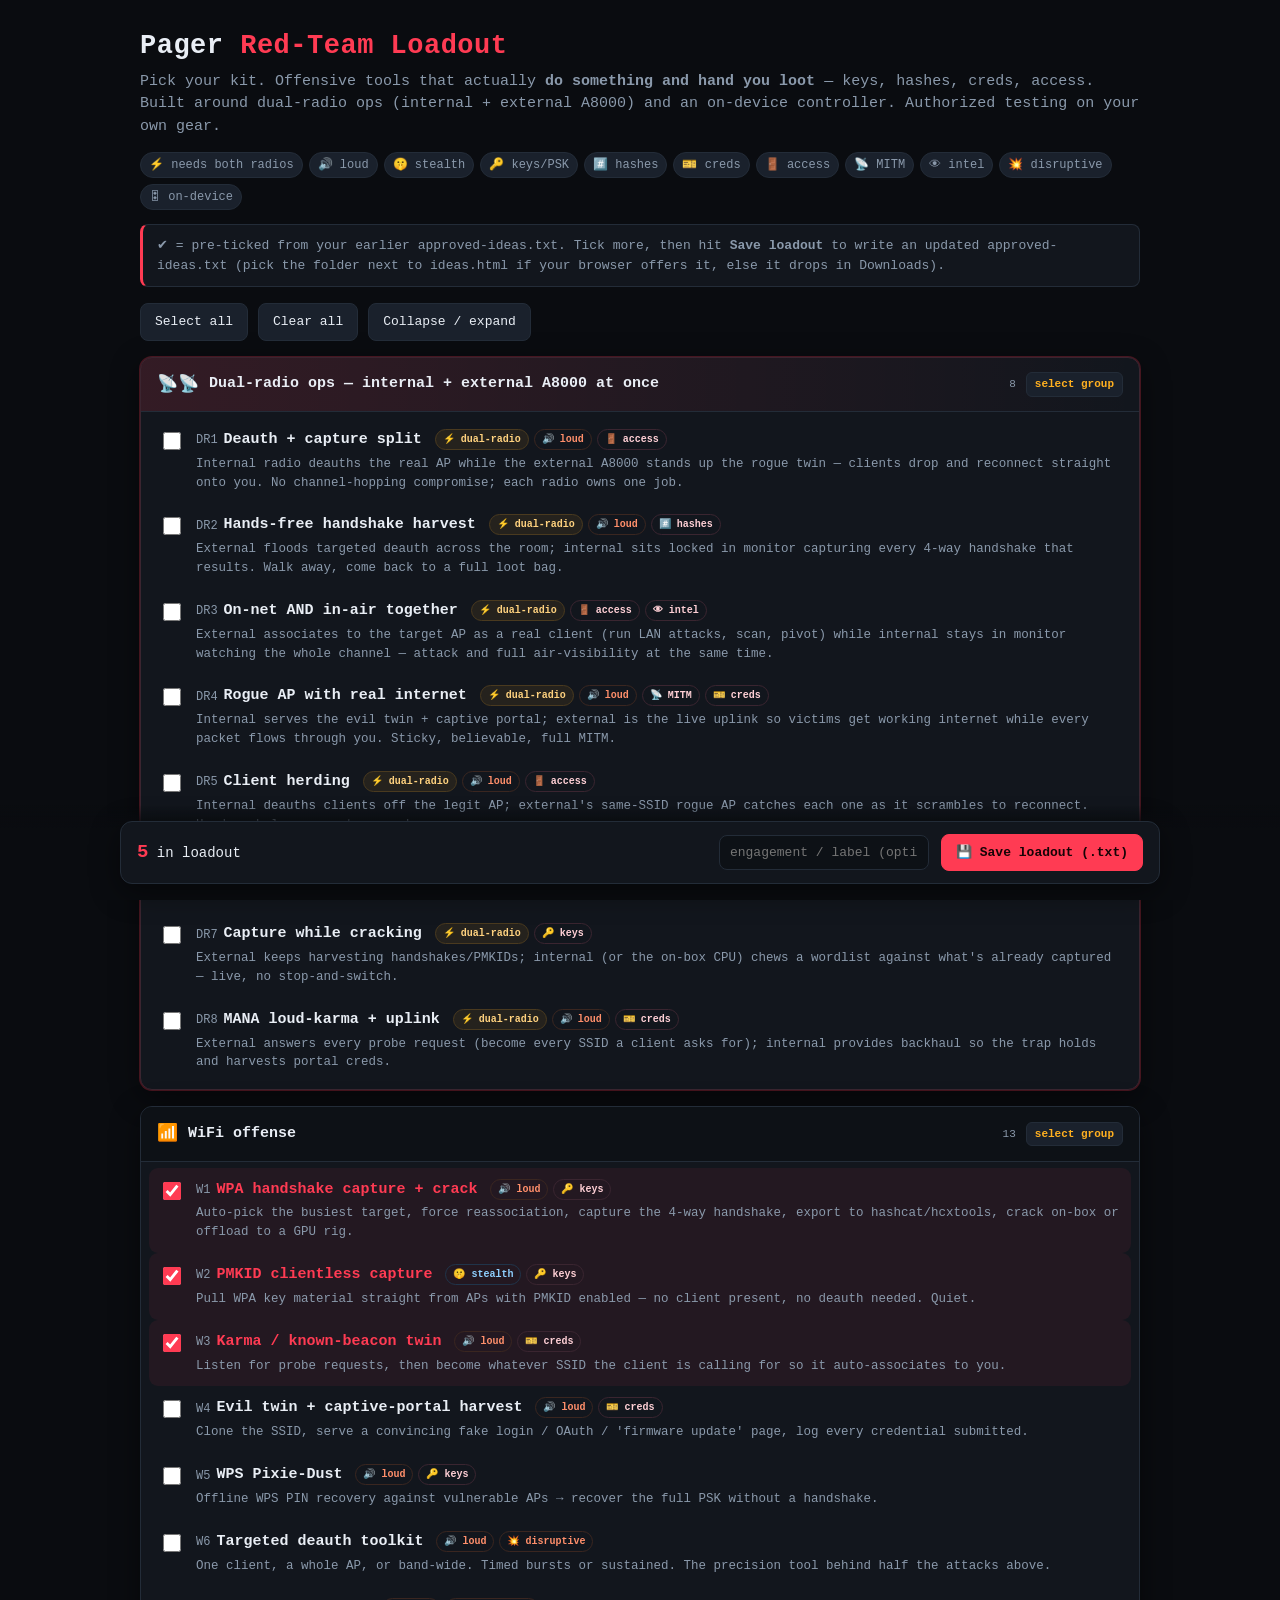
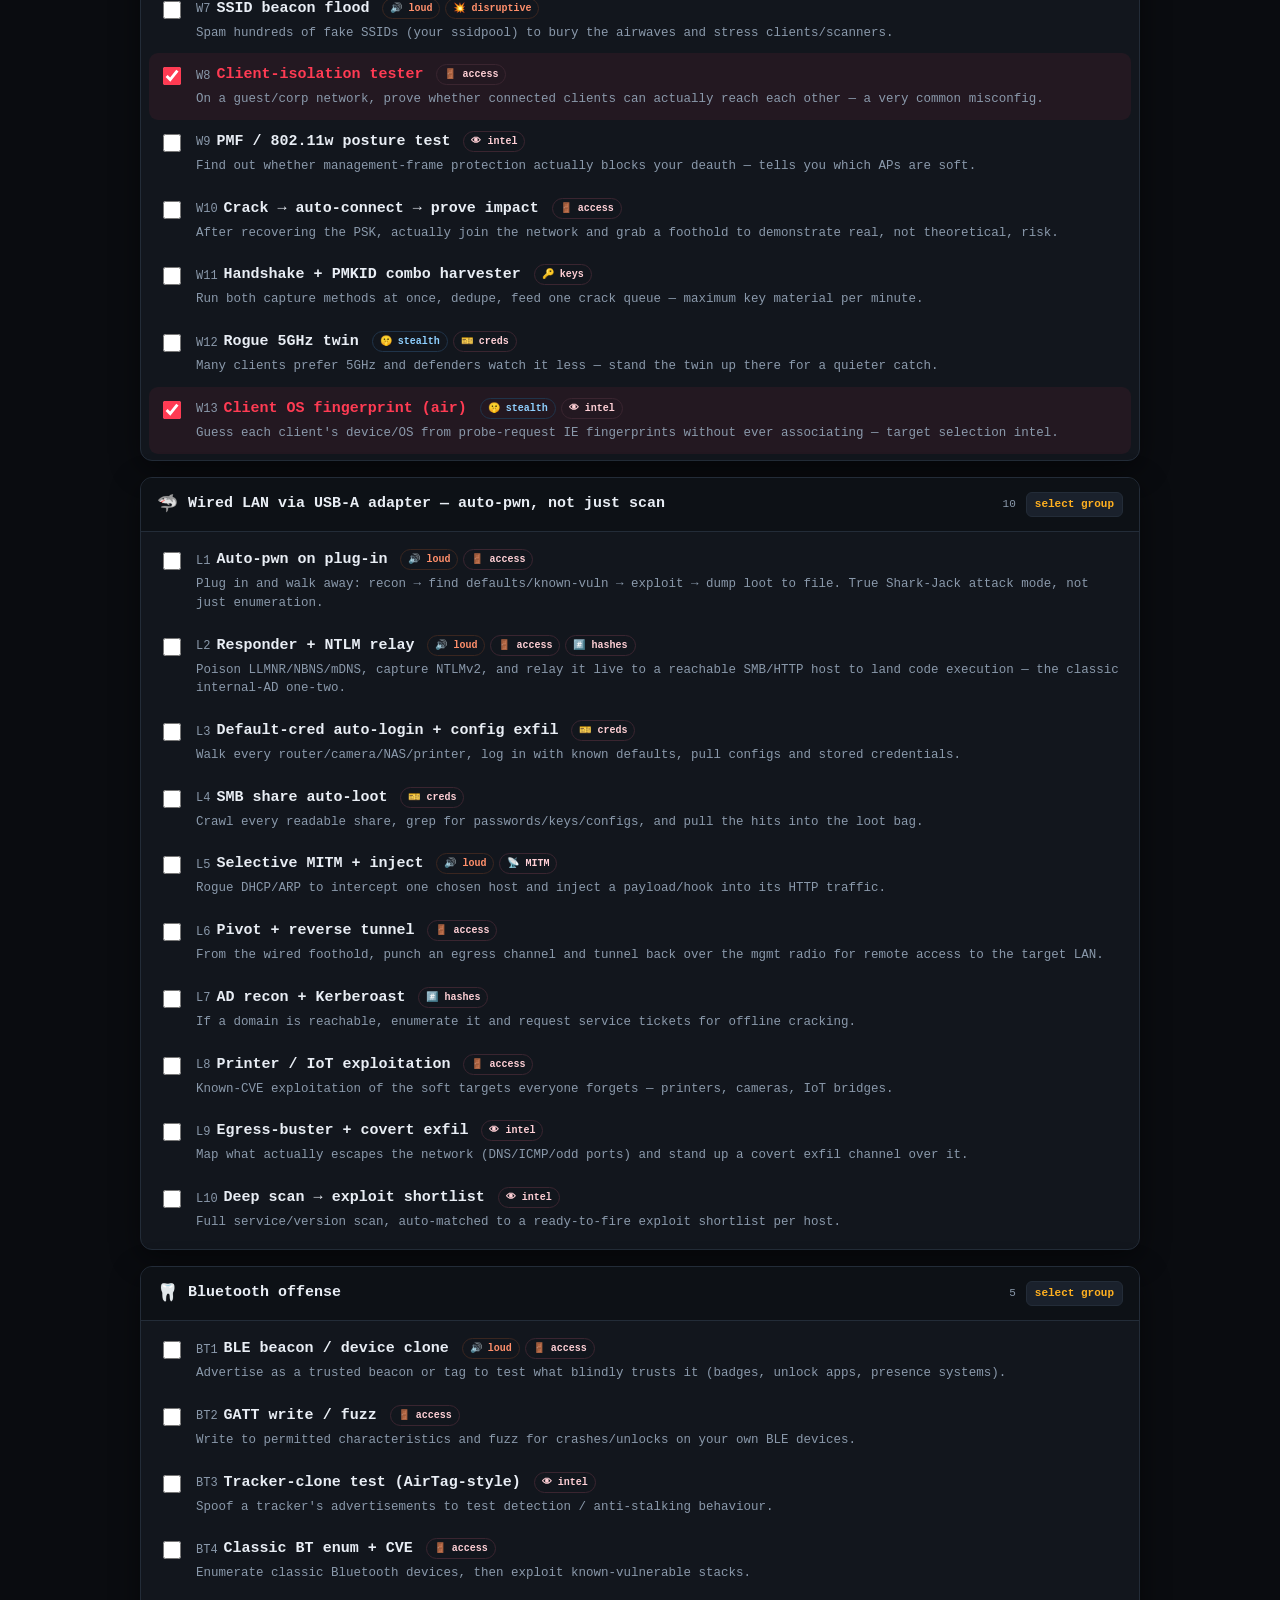
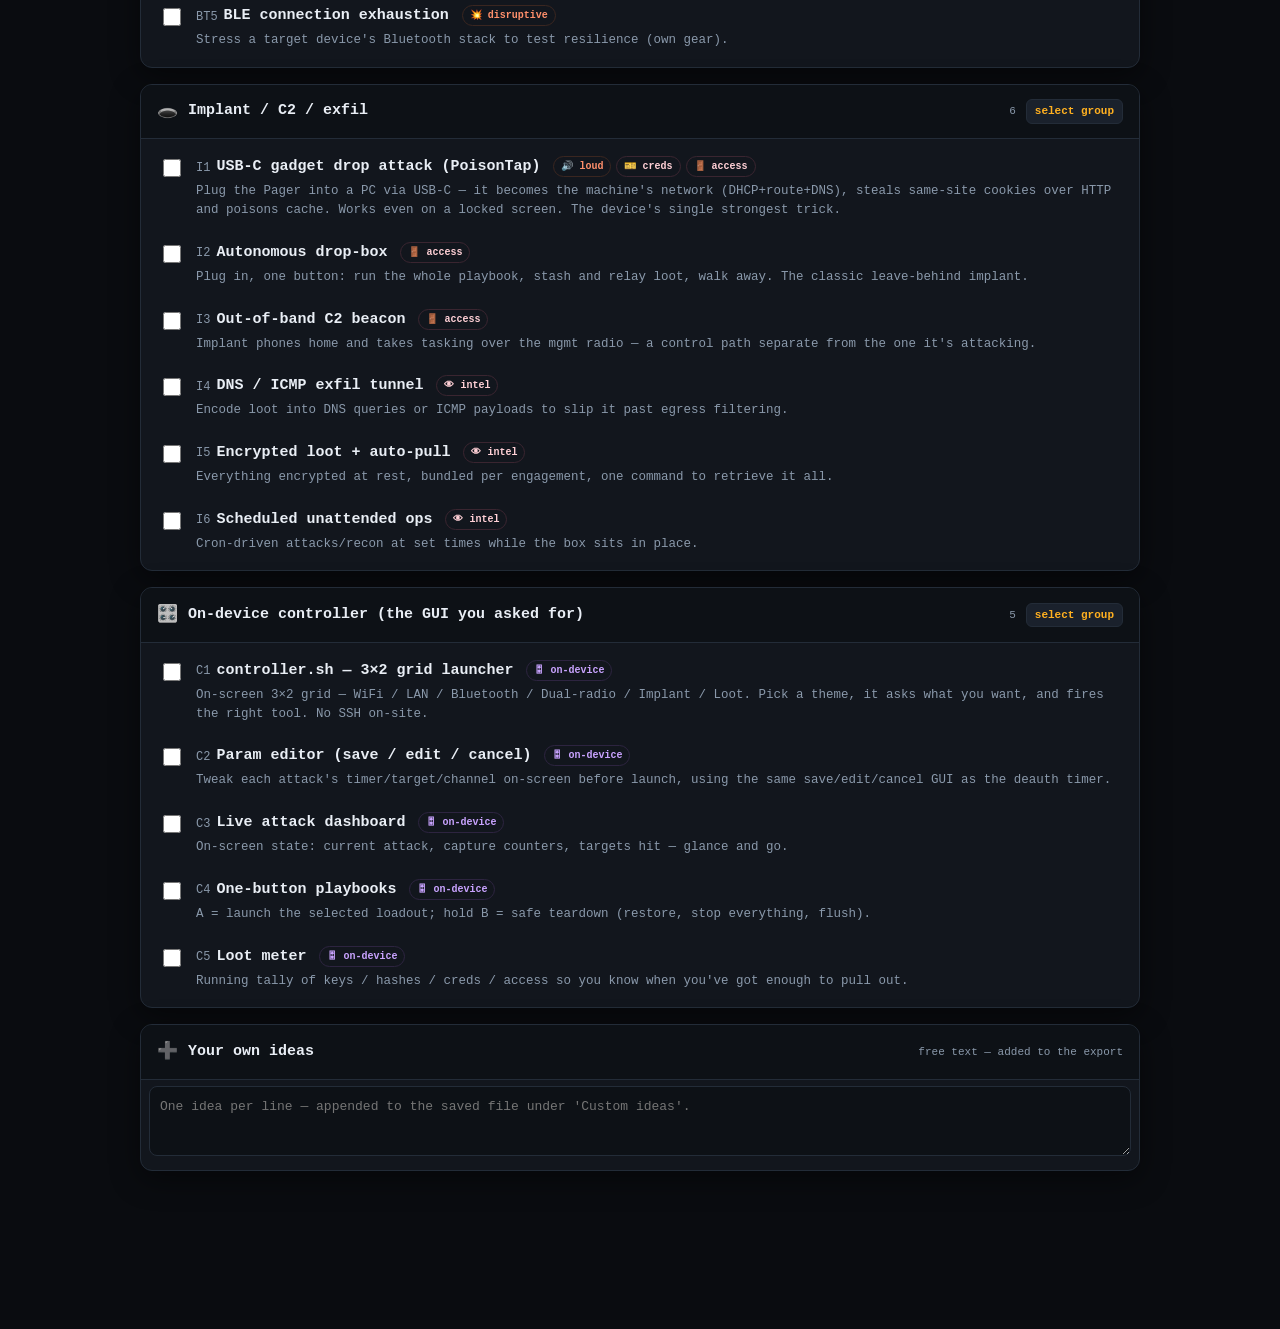
<file: ideas.html>
<!DOCTYPE html>
<html lang="en">
<head>
<meta charset="utf-8">
<meta name="viewport" content="width=device-width, initial-scale=1">
<title>Pager Red-Team Loadout</title>
<style>
  :root{
    --bg:#0a0c10; --panel:#12161d; --panel2:#0d1116; --edge:#232c38;
    --ink:#e9eef5; --muted:#8a99ab; --accent:#ff3b53; --accent2:#ffb020;
    --hot:#ff6b3d; --chip:#1a212c; --ok:#39d98a; --shadow:0 8px 30px rgba(0,0,0,.45);
  }
  *{box-sizing:border-box}
  html,body{margin:0;background:
     radial-gradient(1200px 500px at 80% -10%, rgba(255,59,83,.10), transparent 60%),
     var(--bg);color:var(--ink);
    font:15px/1.5 ui-monospace,"SF Mono",Menlo,Consolas,monospace}
  .wrap{max-width:1040px;margin:0 auto;padding:26px 20px 150px}
  header h1{margin:0 0 4px;font-size:27px;letter-spacing:.5px}
  header h1 .b{color:var(--accent)}
  header .sub{color:var(--muted);margin:.2em 0 0}
  .legend{display:flex;flex-wrap:wrap;gap:6px;margin:14px 0 4px;font-size:12px}
  .legend .k{background:var(--chip);border:1px solid var(--edge);padding:3px 8px;border-radius:999px;color:var(--muted)}
  .note{background:var(--panel);border:1px solid var(--edge);border-left:3px solid var(--accent);
    padding:11px 14px;border-radius:8px;margin:14px 0 6px;color:var(--muted);font-size:13px}
  .toolbar{display:flex;gap:10px;flex-wrap:wrap;align-items:center;margin:16px 0 4px}
  .btn{background:var(--chip);color:var(--ink);border:1px solid var(--edge);
    padding:8px 14px;border-radius:8px;cursor:pointer;font:inherit;font-size:13px}
  .btn:hover{border-color:var(--accent)}
  .btn.primary{background:var(--accent);color:#150406;border-color:var(--accent);font-weight:800}
  .btn.primary:hover{filter:brightness(1.08)}
  .cat{background:var(--panel);border:1px solid var(--edge);border-radius:12px;
    margin:16px 0;overflow:hidden;box-shadow:var(--shadow)}
  .cat.hero{border-color:#3a2530;box-shadow:0 0 0 1px rgba(255,59,83,.25),var(--shadow)}
  .cat > h2{margin:0;padding:14px 16px;font-size:15px;background:var(--panel2);
    border-bottom:1px solid var(--edge);display:flex;align-items:center;gap:10px;cursor:pointer}
  .cat.hero > h2{background:linear-gradient(90deg,rgba(255,59,83,.14),transparent)}
  .cat > h2 .em{font-size:17px}
  .cat > h2 .tag{margin-left:auto;font-size:11px;color:var(--muted);font-weight:400}
  .cat > h2 .selall{font-size:11px;color:var(--accent2);border:1px solid var(--edge);
    padding:3px 8px;border-radius:6px;background:var(--chip)}
  .items{padding:6px 8px}
  .idea{display:flex;gap:12px;align-items:flex-start;padding:11px 10px;border-radius:9px}
  .idea:hover{background:var(--panel2)}
  .idea input{margin-top:3px;width:18px;height:18px;accent-color:var(--accent);flex:0 0 auto;cursor:pointer}
  .idea label{cursor:pointer;flex:1}
  .idea .t{font-weight:700}
  .idea .t .id{color:var(--muted);font-weight:400;font-size:12px;margin-right:6px}
  .idea .d{color:var(--muted);font-size:12.5px;margin-top:3px}
  .idea.checked{background:rgba(255,59,83,.07)}
  .idea.checked .t{color:var(--accent)}
  .chips{display:inline-flex;gap:5px;flex-wrap:wrap;vertical-align:middle;margin-left:4px}
  .chip{font-size:10px;padding:2px 7px;border-radius:999px;border:1px solid var(--edge);
    color:var(--muted);white-space:nowrap}
  .chip.x2{color:#ffd27f;border-color:#4a3a1f;background:rgba(255,176,32,.08);font-weight:700}
  .chip.loud{color:#ff8f6b;border-color:#3a2620} .chip.stealth{color:#8fd0ff;border-color:#20344a}
  .chip.ctl{color:#c9a3ff;border-color:#2d2440}
  .chip.pay{color:#ffd0d6;border-color:#3a2530}
  .custom textarea{width:100%;min-height:70px;background:var(--panel2);color:var(--ink);
    border:1px solid var(--edge);border-radius:8px;padding:10px;font:inherit;font-size:13px;resize:vertical}
  .footer{position:fixed;left:0;right:0;bottom:0;background:linear-gradient(180deg,transparent,var(--bg) 24%);padding:16px 20px}
  .footer .inner{max-width:1040px;margin:0 auto;display:flex;gap:12px;align-items:center;
    background:var(--panel);border:1px solid var(--edge);border-radius:12px;padding:12px 16px;box-shadow:var(--shadow)}
  .count{font-size:14px}.count b{color:var(--accent);font-size:19px}
  .footer .grow{flex:1}
  .eng{background:var(--panel2);border:1px solid var(--edge);color:var(--ink);border-radius:8px;
    padding:7px 10px;font:inherit;font-size:13px;width:210px}
  .msg{font-size:12px;color:var(--muted);min-height:16px;margin-top:8px;text-align:center}
  @media(max-width:640px){.footer .inner{flex-wrap:wrap}.eng{width:100%}}
</style>
</head>
<body>
<div class="wrap">
  <header>
    <h1>Pager <span class="b">Red-Team Loadout</span></h1>
    <p class="sub">Pick your kit. Offensive tools that actually <b>do something and hand you loot</b> —
      keys, hashes, creds, access. Built around dual-radio ops (internal + external A8000) and an
      on-device controller. Authorized testing on your own gear.</p>
    <div class="legend">
      <span class="k">⚡ needs both radios</span>
      <span class="k">🔊 loud</span>
      <span class="k">🤫 stealth</span>
      <span class="k">🔑 keys/PSK</span>
      <span class="k">#️⃣ hashes</span>
      <span class="k">🎫 creds</span>
      <span class="k">🚪 access</span>
      <span class="k">📡 MITM</span>
      <span class="k">👁 intel</span>
      <span class="k">💥 disruptive</span>
      <span class="k">🎛 on-device</span>
    </div>
  </header>

  <div class="note">
    ✔ = pre-ticked from your earlier <code>approved-ideas.txt</code>. Tick more, then hit
    <b>Save loadout</b> to write an updated <code>approved-ideas.txt</code> (pick the folder next to
    <code>ideas.html</code> if your browser offers it, else it drops in Downloads).
  </div>

  <div class="toolbar">
    <button class="btn" onclick="selectAll(true)">Select all</button>
    <button class="btn" onclick="selectAll(false)">Clear all</button>
    <button class="btn" onclick="toggleCats()">Collapse / expand</button>
  </div>

  <div id="cats"></div>

  <div class="cat">
    <h2><span class="em">➕</span> Your own ideas <span class="tag">free text — added to the export</span></h2>
    <div class="items custom">
      <textarea id="customIdeas" placeholder="One idea per line — appended to the saved file under 'Custom ideas'."></textarea>
    </div>
  </div>

  <div class="msg" id="msg"></div>
</div>

<div class="footer">
  <div class="inner">
    <div class="count"><b id="n">0</b> in loadout</div>
    <div class="grow"></div>
    <input class="eng" id="engagement" placeholder="engagement / label (optional)">
    <button class="btn primary" onclick="saveApproved()">💾 Save loadout (.txt)</button>
  </div>
</div>

<script>
/* tag key -> [class, glyph, label] */
const TAG={ x2:["x2","⚡","dual-radio"], loud:["loud","🔊","loud"], stealth:["stealth","🤫","stealth"],
  keys:["pay","🔑","keys"], hash:["pay","#️⃣","hashes"], creds:["pay","🎫","creds"],
  access:["pay","🚪","access"], mitm:["pay","📡","MITM"], intel:["pay","👁","intel"],
  dos:["loud","💥","disruptive"], ctl:["ctl","🎛","on-device"] };

/* [id, title, [tags], desc, preChecked] */
const DATA=[
 { cat:"Dual-radio ops — internal + external A8000 at once", em:"📡📡", hero:true, items:[
   ["DR1","Deauth + capture split",["x2","loud","access"],"Internal radio deauths the real AP while the external A8000 stands up the rogue twin — clients drop and reconnect straight onto you. No channel-hopping compromise; each radio owns one job."],
   ["DR2","Hands-free handshake harvest",["x2","loud","hash"],"External floods targeted deauth across the room; internal sits locked in monitor capturing every 4-way handshake that results. Walk away, come back to a full loot bag."],
   ["DR3","On-net AND in-air together",["x2","access","intel"],"External associates to the target AP as a real client (run LAN attacks, scan, pivot) while internal stays in monitor watching the whole channel — attack and full air-visibility at the same time."],
   ["DR4","Rogue AP with real internet",["x2","loud","mitm","creds"],"Internal serves the evil twin + captive portal; external is the live uplink so victims get working internet while every packet flows through you. Sticky, believable, full MITM."],
   ["DR5","Client herding",["x2","loud","access"],"Internal deauths clients off the legit AP; external's same-SSID rogue AP catches each one as it scrambles to reconnect. Herd a whole room onto your box."],
   ["DR6","Dual-band simultaneous",["x2","intel"],"2.4GHz on one radio, 5GHz on the other — survey or attack both bands at once instead of hopping and missing half of it."],
   ["DR7","Capture while cracking",["x2","keys"],"External keeps harvesting handshakes/PMKIDs; internal (or the on-box CPU) chews a wordlist against what's already captured — live, no stop-and-switch."],
   ["DR8","MANA loud-karma + uplink",["x2","loud","creds"],"External answers every probe request (become every SSID a client asks for); internal provides backhaul so the trap holds and harvests portal creds."],
 ]},
 { cat:"WiFi offense", em:"📶", items:[
   ["W1","WPA handshake capture + crack",["loud","keys"],"Auto-pick the busiest target, force reassociation, capture the 4-way handshake, export to hashcat/hcxtools, crack on-box or offload to a GPU rig.",true],
   ["W2","PMKID clientless capture",["stealth","keys"],"Pull WPA key material straight from APs with PMKID enabled — no client present, no deauth needed. Quiet.",true],
   ["W3","Karma / known-beacon twin",["loud","creds"],"Listen for probe requests, then become whatever SSID the client is calling for so it auto-associates to you.",true],
   ["W4","Evil twin + captive-portal harvest",["loud","creds"],"Clone the SSID, serve a convincing fake login / OAuth / 'firmware update' page, log every credential submitted."],
   ["W5","WPS Pixie-Dust",["loud","keys"],"Offline WPS PIN recovery against vulnerable APs → recover the full PSK without a handshake."],
   ["W6","Targeted deauth toolkit",["loud","dos"],"One client, a whole AP, or band-wide. Timed bursts or sustained. The precision tool behind half the attacks above."],
   ["W7","SSID beacon flood",["loud","dos"],"Spam hundreds of fake SSIDs (your ssidpool) to bury the airwaves and stress clients/scanners."],
   ["W8","Client-isolation tester",["access"],"On a guest/corp network, prove whether connected clients can actually reach each other — a very common misconfig.",true],
   ["W9","PMF / 802.11w posture test",["intel"],"Find out whether management-frame protection actually blocks your deauth — tells you which APs are soft."],
   ["W10","Crack → auto-connect → prove impact",["access"],"After recovering the PSK, actually join the network and grab a foothold to demonstrate real, not theoretical, risk."],
   ["W11","Handshake + PMKID combo harvester",["keys"],"Run both capture methods at once, dedupe, feed one crack queue — maximum key material per minute."],
   ["W12","Rogue 5GHz twin",["stealth","creds"],"Many clients prefer 5GHz and defenders watch it less — stand the twin up there for a quieter catch."],
   ["W13","Client OS fingerprint (air)",["stealth","intel"],"Guess each client's device/OS from probe-request IE fingerprints without ever associating — target selection intel.",true],
 ]},
 { cat:"Wired LAN via USB-A adapter — auto-pwn, not just scan", em:"🦈", items:[
   ["L1","Auto-pwn on plug-in",["loud","access"],"Plug in and walk away: recon → find defaults/known-vuln → exploit → dump loot to file. True Shark-Jack attack mode, not just enumeration."],
   ["L2","Responder + NTLM relay",["loud","access","hash"],"Poison LLMNR/NBNS/mDNS, capture NTLMv2, and relay it live to a reachable SMB/HTTP host to land code execution — the classic internal-AD one-two."],
   ["L3","Default-cred auto-login + config exfil",["creds"],"Walk every router/camera/NAS/printer, log in with known defaults, pull configs and stored credentials."],
   ["L4","SMB share auto-loot",["creds"],"Crawl every readable share, grep for passwords/keys/configs, and pull the hits into the loot bag."],
   ["L5","Selective MITM + inject",["loud","mitm"],"Rogue DHCP/ARP to intercept one chosen host and inject a payload/hook into its HTTP traffic."],
   ["L6","Pivot + reverse tunnel",["access"],"From the wired foothold, punch an egress channel and tunnel back over the mgmt radio for remote access to the target LAN."],
   ["L7","AD recon + Kerberoast",["hash"],"If a domain is reachable, enumerate it and request service tickets for offline cracking."],
   ["L8","Printer / IoT exploitation",["access"],"Known-CVE exploitation of the soft targets everyone forgets — printers, cameras, IoT bridges."],
   ["L9","Egress-buster + covert exfil",["intel"],"Map what actually escapes the network (DNS/ICMP/odd ports) and stand up a covert exfil channel over it."],
   ["L10","Deep scan → exploit shortlist",["intel"],"Full service/version scan, auto-matched to a ready-to-fire exploit shortlist per host."],
 ]},
 { cat:"Bluetooth offense", em:"🦷", items:[
   ["BT1","BLE beacon / device clone",["loud","access"],"Advertise as a trusted beacon or tag to test what blindly trusts it (badges, unlock apps, presence systems)."],
   ["BT2","GATT write / fuzz",["access"],"Write to permitted characteristics and fuzz for crashes/unlocks on your own BLE devices."],
   ["BT3","Tracker-clone test (AirTag-style)",["intel"],"Spoof a tracker's advertisements to test detection / anti-stalking behaviour."],
   ["BT4","Classic BT enum + CVE",["access"],"Enumerate classic Bluetooth devices, then exploit known-vulnerable stacks."],
   ["BT5","BLE connection exhaustion",["dos"],"Stress a target device's Bluetooth stack to test resilience (own gear)."],
 ]},
 { cat:"Implant / C2 / exfil", em:"🕳️", items:[
   ["I1","USB-C gadget drop attack (PoisonTap)",["loud","creds","access"],"Plug the Pager into a PC via USB-C — it becomes the machine's network (DHCP+route+DNS), steals same-site cookies over HTTP and poisons cache. Works even on a locked screen. The device's single strongest trick."],
   ["I2","Autonomous drop-box",["access"],"Plug in, one button: run the whole playbook, stash and relay loot, walk away. The classic leave-behind implant."],
   ["I3","Out-of-band C2 beacon",["access"],"Implant phones home and takes tasking over the mgmt radio — a control path separate from the one it's attacking."],
   ["I4","DNS / ICMP exfil tunnel",["intel"],"Encode loot into DNS queries or ICMP payloads to slip it past egress filtering."],
   ["I5","Encrypted loot + auto-pull",["intel"],"Everything encrypted at rest, bundled per engagement, one command to retrieve it all."],
   ["I6","Scheduled unattended ops",["intel"],"Cron-driven attacks/recon at set times while the box sits in place."],
 ]},
 { cat:"On-device controller (the GUI you asked for)", em:"🎛️", items:[
   ["C1","controller.sh — 3×2 grid launcher",["ctl"],"On-screen 3×2 grid — WiFi / LAN / Bluetooth / Dual-radio / Implant / Loot. Pick a theme, it asks what you want, and fires the right tool. No SSH on-site."],
   ["C2","Param editor (save / edit / cancel)",["ctl"],"Tweak each attack's timer/target/channel on-screen before launch, using the same save/edit/cancel GUI as the deauth timer."],
   ["C3","Live attack dashboard",["ctl"],"On-screen state: current attack, capture counters, targets hit — glance and go."],
   ["C4","One-button playbooks",["ctl"],"A = launch the selected loadout; hold B = safe teardown (restore, stop everything, flush)."],
   ["C5","Loot meter",["ctl"],"Running tally of keys / hashes / creds / access so you know when you've got enough to pull out."],
 ]},
];

/* ---- render ------------------------------------------------------------- */
const catsEl=document.getElementById('cats');
DATA.forEach((c,ci)=>{
  const cat=document.createElement('div'); cat.className='cat'+(c.hero?' hero':'');
  const h=document.createElement('h2');
  h.innerHTML=`<span class="em">${c.em||''}</span><span>${c.cat}</span>
    <span class="tag">${c.items.length}</span>
    <span class="selall" data-ci="${ci}">select group</span>`;
  h.addEventListener('click',e=>{
    if(e.target.classList.contains('selall')){e.stopPropagation();groupSelect(ci);return;}
    const it=cat.querySelector('.items'); it.style.display=it.style.display==='none'?'':'none';
  });
  const box=document.createElement('div'); box.className='items';
  c.items.forEach(([id,title,tags,desc,pre])=>{
    const row=document.createElement('div'); row.className='idea'+(pre?' checked':'');
    const cb=document.createElement('input'); cb.type='checkbox'; cb.id='cb_'+id; cb.checked=!!pre;
    cb.dataset.id=id; cb.dataset.title=title; cb.dataset.cat=c.cat;
    cb.dataset.desc=desc; cb.dataset.tags=(tags||[]).map(t=>TAG[t]?TAG[t][2]:t).join(",");
    cb.addEventListener('change',()=>{row.classList.toggle('checked',cb.checked);updateCount();});
    const chips=(tags||[]).map(t=>{const d=TAG[t];return d?`<span class="chip ${d[0]}">${d[1]} ${d[2]}</span>`:'';}).join('');
    const lab=document.createElement('label'); lab.htmlFor=cb.id;
    lab.innerHTML=`<div class="t"><span class="id">${id}</span>${title}
      <span class="chips">${chips}</span></div><div class="d">${desc}</div>`;
    row.append(cb,lab); box.append(row);
  });
  cat.append(h,box); catsEl.append(cat);
});

/* ---- interactions ------------------------------------------------------- */
function allCbs(){return [...document.querySelectorAll('.idea input[type=checkbox]')];}
function updateCount(){document.getElementById('n').textContent=allCbs().filter(c=>c.checked).length;}
function selectAll(v){allCbs().forEach(c=>{c.checked=v;c.closest('.idea').classList.toggle('checked',v);});updateCount();}
function groupSelect(ci){
  const cbs=[...catsEl.children[ci].querySelectorAll('input[type=checkbox]')];
  const target=!cbs.every(c=>c.checked);
  cbs.forEach(c=>{c.checked=target;c.closest('.idea').classList.toggle('checked',target);});updateCount();
}
function toggleCats(){
  const boxes=[...document.querySelectorAll('#cats .items')];
  const anyOpen=boxes.some(b=>b.style.display!=='none');
  boxes.forEach(b=>b.style.display=anyOpen?'none':'');
}
function msg(t){document.getElementById('msg').textContent=t;}

/* ---- build & save ------------------------------------------------------- */
function buildText(){
  const chosen=allCbs().filter(c=>c.checked);
  const eng=document.getElementById('engagement').value.trim();
  const custom=document.getElementById('customIdeas').value.split('\n').map(s=>s.trim()).filter(Boolean);
  const stamp=new Date().toString();
  let out=[];
  out.push("PAGER — RED-TEAM LOADOUT (approved ideas)");
  out.push("=".repeat(44));
  if(eng) out.push("Engagement/label : "+eng);
  out.push("Generated        : "+stamp);
  out.push("Approved count   : "+chosen.length+(custom.length?(" (+"+custom.length+" custom)"):""));
  out.push("");
  DATA.forEach(c=>{
    const rows=chosen.filter(cb=>cb.dataset.cat===c.cat);
    if(!rows.length) return;
    out.push("## "+c.cat);
    rows.forEach(cb=>{
      const tg=cb.dataset.tags?("  ["+cb.dataset.tags+"]"):"";
      out.push("  ["+cb.dataset.id+"] "+cb.dataset.title+tg);
      out.push("        "+cb.dataset.desc);
    });
    out.push("");
  });
  if(custom.length){
    out.push("## Custom ideas");
    custom.forEach((c,i)=>out.push("  [C"+String(i+1).padStart(2,'0')+"] "+c));
    out.push("");
  }
  out.push("-- end --");
  return out.join("\n");
}

async function saveApproved(){
  const n=allCbs().filter(c=>c.checked).length;
  const customN=document.getElementById('customIdeas').value.split('\n').filter(s=>s.trim()).length;
  if(!n && !customN){msg("Nothing selected yet — tick some tools first.");return;}
  const text=buildText(), fname="approved-ideas.txt";
  if(window.showSaveFilePicker){
    try{
      const h=await window.showSaveFilePicker({suggestedName:fname,
        types:[{description:"Text file",accept:{"text/plain":[".txt"]}}]});
      const w=await h.createWritable(); await w.write(text); await w.close();
      msg("Saved "+n+" tool(s) to "+(h.name||fname)+" ✔"); return;
    }catch(e){ if(e&&e.name==='AbortError'){msg("Save cancelled.");return;} }
  }
  const blob=new Blob([text],{type:"text/plain"});
  const a=document.createElement('a'); a.href=URL.createObjectURL(blob); a.download=fname;
  document.body.appendChild(a); a.click(); a.remove();
  setTimeout(()=>URL.revokeObjectURL(a.href),1500);
  msg("Saved "+n+" tool(s) → "+fname+" (in Downloads — move it next to ideas.html).");
}
updateCount();
</script>
</body>
</html>
</file>
